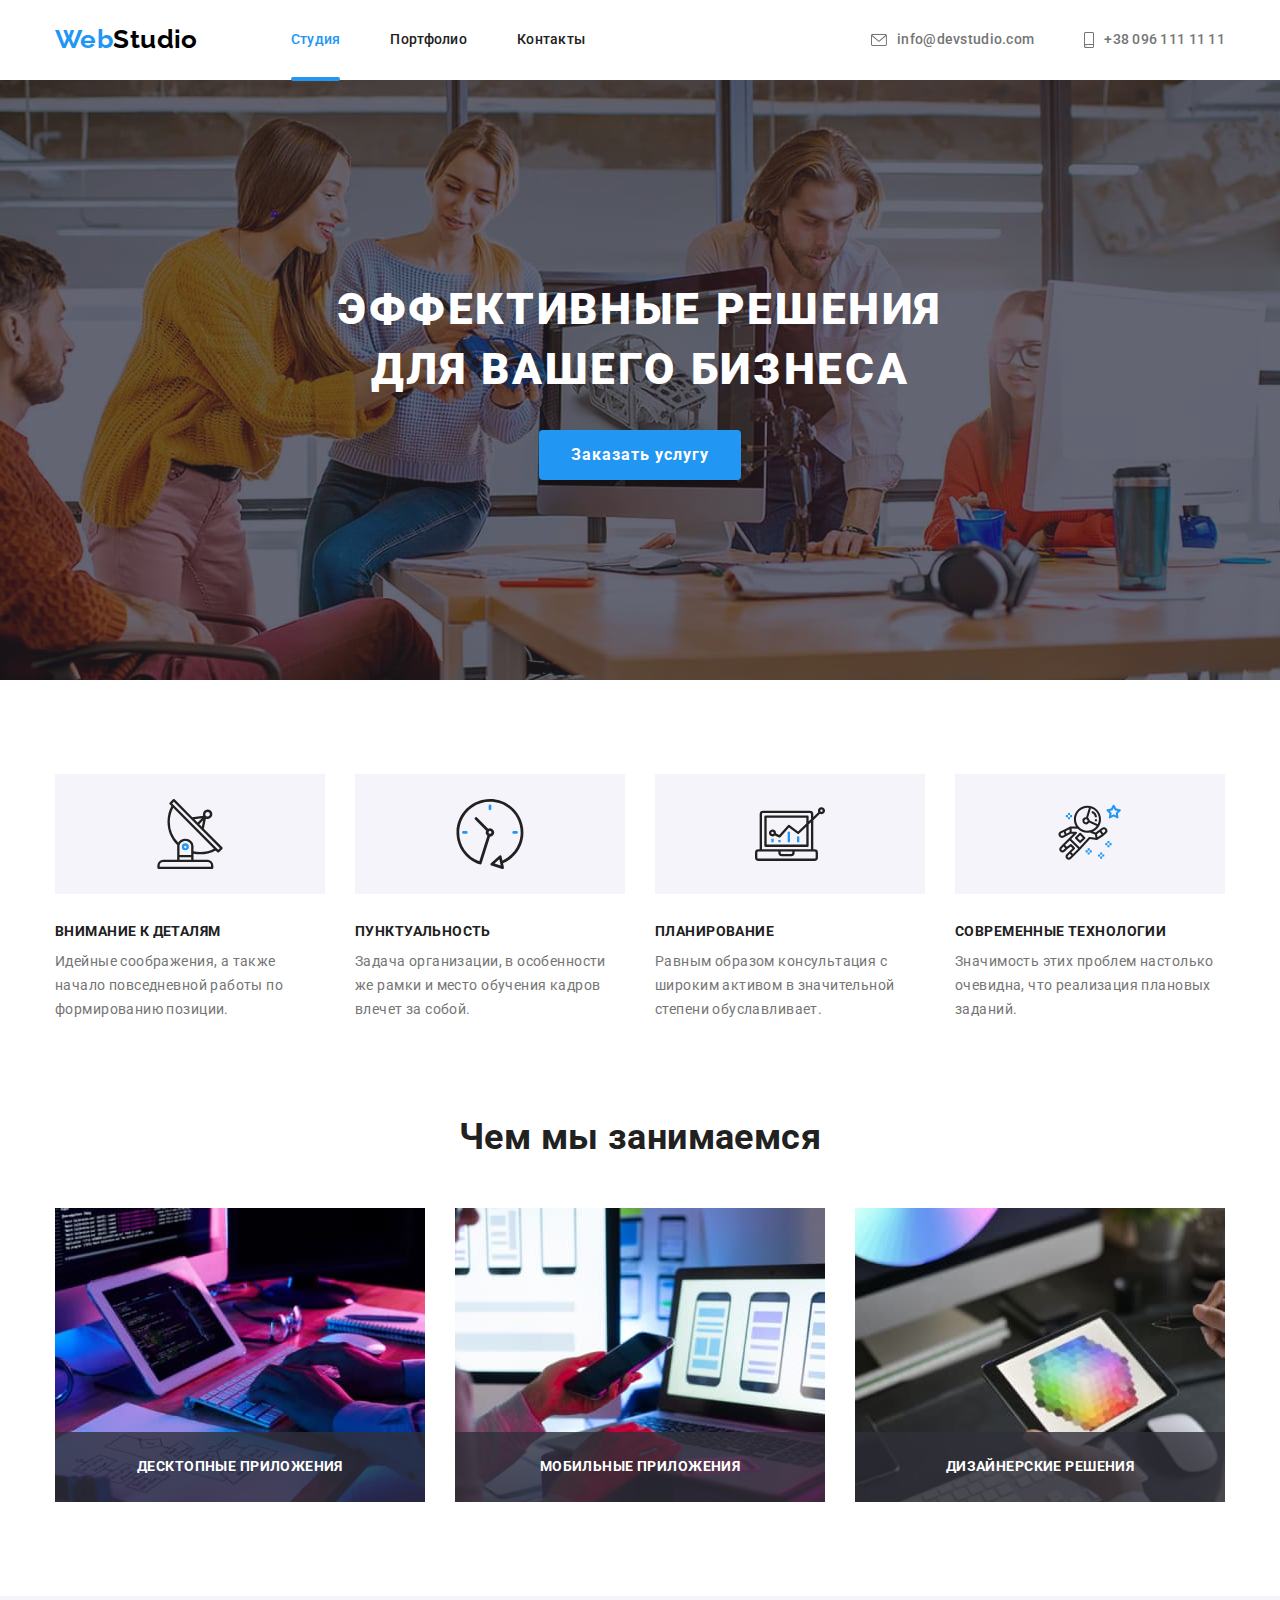
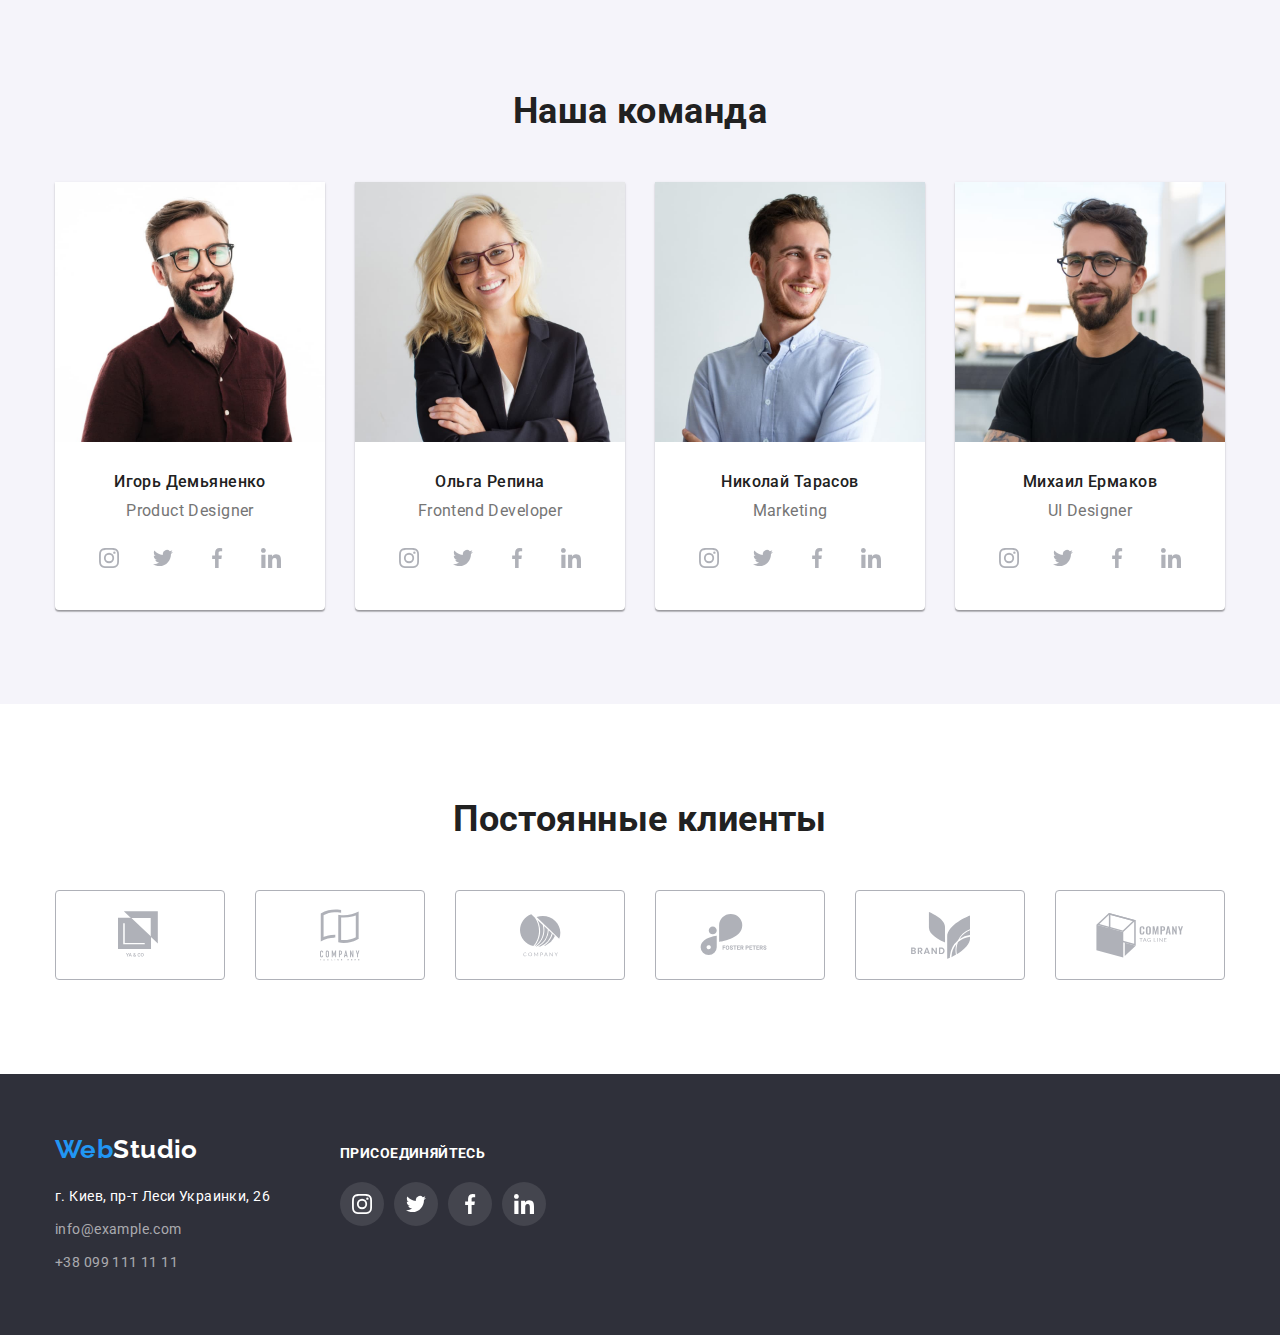
<file: index.html>
<!DOCTYPE html>
<html lang="ru">
<head>
    <meta charset="UTF-8">
    <meta name="viewport" content="width=device-width, initial-scale=1.0">
    <title>Студия</title>
    <link rel="stylesheet" href="https://cdnjs.cloudflare.com/ajax/libs/modern-normalize/1.0.0/modern-normalize.min.css"> 
    <link rel="preconnect" href="https://fonts.gstatic.com">
    <link href="https://fonts.googleapis.com/css2?family=Raleway:wght@700&family=Roboto:wght@400;500;700;900&display=swap"
    rel="stylesheet">
    <link rel="stylesheet" href="./css/styles.css">
</head>
<body>

    <!-- Page header -->
      <header class="page-header"> 
        <!-- Main navigation -->
    <div class="container">
        <nav class="main-nav">
            <a href="/"><span class="logo">Web</span><span class="logo studio">Studio</span></a>
            <ul class="site-nav">
                <li class="item"><a href="./index.html" class="list current">Студия</a></li>
                <li class="item"><a href="./portfolio.html" class="list">Портфолио</a></li>
                <li class="item"><a href="#" class="list">Контакты</a></li>
            </ul>
        </nav>
        <ul class="main-contacts">
            <li class="item">
            <a href="mailto:info@devstudio.com" class="header-contacts">
                <svg class="contact-link" width= "16" height="12"> 
                    <use href="./images/sprite.svg#icon-envelope"></use>
                </svg>info@devstudio.com</a>
            </li>
            <li class="item"><a href="tel:+380961111111" class="header-contacts">
                <svg class="contact-link" width= "10" height="16">
                    <use href="./images/sprite.svg#icon-smartphone"></use>
                </svg>+38 096 111 11 11</a>
            </li>
        </ul>          
    </div>
    </header> 

      <main>
        <!-- Hero section -->
        <section>
            <div class="overlay">            
                <h1 class="hero-title">Эффективные решения <br> для вашего бизнеса</h1>
                <button type="button" class="hero-button" data-modal-open>Заказать услугу</button>
            </div>
        </section>

        <!-- Advantages -->
        <section class="section">
            <div class="container">
                <h2 class="section-title centered visually-hidden">Преимущества</h2>
                <ul class="feature-list">
                    <li class="item">
                        <svg class="feature-icon" width="70" height="70">
                            <use href="./images/sprite.svg#icon-antenna">
                            </use>
                        </svg>
                        <h3 class="title">Внимание к деталям</h3>
                        <p>Идейные соображения, а также начало повседневной работы по формированию позиции.</p>
                    </li>
                
                    <li class="item">
                        <svg class="feature-icon" width="70" height="70">
                            <use href="./images/sprite.svg#icon-clock">
                            </use>
                        </svg>
                        <h3 class="title">Пунктуальность</h3>
                        <p>Задача организации, в особенности же рамки и место обучения кадров влечет за собой.</p>
                    </li>
                
                    <li class="item">
                        <svg class="feature-icon" width="70" height="70">
                            <use href="./images/sprite.svg#icon-diagram">
                            </use>
                        </svg>
                        <h3 class="title">Планирование</h3>
                        <p>Равным образом консультация с широким активом в значительной степени обуславливает.</p>
                    </li>
                
                    <li class="item">
                        <svg class="feature-icon" width="70" height="70">
                            <use href="./images/sprite.svg#icon-astronaut">
                            </use>
                        </svg>
                        <h3 class="title">Современные технологии</h3>
                        <p>Значимость этих проблем настолько очевидна, что реализация плановых заданий.</p>
                    </li>
                </ul>
            </div>
        </section>

        <!-- Our works -->
        <section class="section no-padding">
            <div class="container">
                <h2 class="section-title centered">Чем мы занимаемся</h2> 
               
                <ul class="activities-list">
                    <li class="item"> 
                      <div class="activity-thumb">
                        <img class="photo" src="./images/img1.jpg" alt="Написание кода" width="370" height="294">
                        <div class="activity-overlay">
                         <p class="activity-title">Десктопные приложения</p>
                        </div>
                      </div>  
                    </li>

                    <li class="item">
                      <div class="activity-thumb">
                        <img class="photo" src="./images/img2.jpg" alt="Дизайн мобильных приложений" width="370" height="294">
                        <div class="activity-overlay">
                         <p class="activity-title">Мобильные приложения</p> 
                        </div>
                      </div>
                    </li>

                    <li class="item">
                      <div class="activity-thumb">
                        <img class="photo" src="./images/img3.jpg" alt="Выбор палитры цветов" width="370" height="294">
                        <div class="activity-overlay">
                         <p class="activity-title">Дизайнерские решения</p> 
                        </div>
                      </div>
                    </li>
                </ul> 
            
            </div>

        </section>

        <!-- Our team -->
        <section class="section team">
            <div class="container">
                <h2 class="section-title centered">Наша команда</h2>
                <ul class="team-list">
                    <li class="item">
                      <img class="photo" src="./images/img4.jpg" alt="Улыбающийся брюнет с бородой в очках и коричневой рубашке" width="270" height="260">
                        <h3 class="name">Игорь Демьяненко</h3>
                        <p lang="en" class="position">Product Designer</p>
                        <ul class="social-links">
                            <li class="item">
                                <a href="" class="social-link">
                                    <svg class="social-icon">
                                        <use href="./images/sprite.svg#icon-instagram">
                                        </use>
                                    </svg>
                                </a>
                            </li>
                            <li class="item">
                                <a href="" class="social-link">
                                    <svg class="social-icon">
                                        <use href="./images/sprite.svg#icon-twitter">
                                        </use>
                                    </svg>
                                </a>
                            </li>
                            <li class="item">
                                <a href="" class="social-link">
                                    <svg class="social-icon">
                                        <use href="./images/sprite.svg#icon-facebook">
                                        </use>
                                    </svg>
                                </a>
                            </li>
                            <li class="item">
                                <a href="" class="social-link">
                                    <svg class="social-icon">
                                        <use href="./images/sprite.svg#icon-linkedin">
                                        </use>
                                    </svg>
                                </a>
                            </li>
                        </ul>
                    </li>
    
                    <li  class="item">
                        <img class="photo" src="./images/img5.jpg" alt="Улыбающаяся блондинка в очках и черном пиджаке" width="270" height="260">
                        <h3 class="name">Ольга Репина</h3>
                        <p lang="en" class="position">Frontend Developer</p>
                        <ul class="social-links">
                            <li class="item">
                                <a href="" class="social-link">
                                    <svg class="social-icon">
                                        <use href="./images/sprite.svg#icon-instagram">
                                        </use>
                                    </svg>
                                </a>
                            </li>
                            <li class="item">
                                <a href="" class="social-link">
                                    <svg class="social-icon">
                                        <use href="./images/sprite.svg#icon-twitter">
                                        </use>
                                    </svg>
                                </a>
                            </li>
                            <li class="item">
                                <a href="" class="social-link">
                                    <svg class="social-icon">
                                        <use href="./images/sprite.svg#icon-facebook">
                                        </use>
                                    </svg>
                                </a>
                            </li>
                            <li class="item">
                                <a href="" class="social-link">
                                    <svg class="social-icon">
                                        <use href="./images/sprite.svg#icon-linkedin">
                                        </use>
                                    </svg>
                                </a>
                            </li>
                        </ul>
                    </li>
    
                    <li  class="item">     
                        <img class ="photo" src="./images/img6.jpg" alt="Улыбающийся брюнет в очках и голубой рубашке" width="270" height="260">
                        <h3 class="name">Николай Тарасов</h3>
                        <p lang="en" class="position">Marketing</p>
                        <ul class="social-links">
                            <li class="item">
                                <a href="" class="social-link">
                                    <svg class="social-icon">
                                        <use href="./images/sprite.svg#icon-instagram">
                                        </use>
                                    </svg>
                                </a>
                            </li>
                            <li class="item">
                                <a href="" class="social-link">
                                    <svg class="social-icon">
                                        <use href="./images/sprite.svg#icon-twitter">
                                        </use>
                                    </svg>
                                </a>
                            </li>
                            <li class="item">
                                <a href="" class="social-link">
                                    <svg class="social-icon">
                                        <use href="./images/sprite.svg#icon-facebook">
                                        </use>
                                    </svg>
                                </a>
                            </li>
                            <li class="item">
                                <a href="" class="social-link">
                                    <svg class="social-icon">
                                        <use href="./images/sprite.svg#icon-linkedin">
                                        </use>
                                    </svg>
                                </a>
                            </li>
                        </ul>
                    </li>
                    
                    <li  class="item">
                        <img class ="photo" src="./images/img7.jpg" alt="Брюнет с бородой в очках и черной футболке" width="270" height="260">
                        <h3 class="name">Михаил Ермаков</h3>
                        <p lang="en" class="position">UI Designer</p>
                        <ul class="social-links">
                            <li class="item">
                                <a href="" class="social-link">
                                    <svg class="social-icon">
                                        <use href="./images/sprite.svg#icon-instagram">
                                        </use>
                                    </svg>
                                </a>
                            </li>
                            <li class="item">
                                <a href="" class="social-link">
                                    <svg class="social-icon">
                                        <use href="./images/sprite.svg#icon-twitter">
                                        </use>
                                    </svg>
                                </a>
                            </li>
                            <li class="item">
                                <a href="" class="social-link">
                                    <svg class="social-icon">
                                        <use href="./images/sprite.svg#icon-facebook">
                                        </use>
                                    </svg>
                                </a>
                            </li>
                            <li class="item">
                                <a href="" class="social-link">
                                    <svg class="social-icon">
                                        <use href="./images/sprite.svg#icon-linkedin">
                                        </use>
                                    </svg>
                                </a>
                            </li>
                        </ul>
                    </li>
            </ul>
        </div>
    </section>
    
    <!-- Clients -->
    <section class="section">
        <div class="container">
            <h2 class="section-title">Постоянные клиенты</h2>
            <ul class="client-list">
                <li class="item">
                    <a href="" class="client-link">
                    <svg class="client-logo" width="44" height="49">
                        <use href="./images/sprite.svg#icon-logo-1">
                        </use>
                    </svg>
                </a>
            </li>
                <li class="item">
                    <a href="" class="client-link">
                        <svg class="client-logo" width="40" height="52">
                            <use href="./images/sprite.svg#icon-logo-2">
                            </use>
                        </svg>
                    </a>
                </li>
                <li class="item">
                    <a href="" class="client-link">
                        <svg class="client-logo" width="41" height="43">
                            <use href="./images/sprite.svg#icon-logo-3">
                            </use>
                        </svg>
                    </a>
                </li>
                <li class="item">
                    <a href="" class="client-link">
                        <svg class="client-logo" width="80" height="42" >
                            <use href="./images/sprite.svg#icon-logo-4">
                            </use>
                        </svg>
                    </a>
                </li>
                <li class="item">
                    <a href="" class="client-link">
                    <svg class="client-logo" width="59" height="47">
                        <use href="./images/sprite.svg#icon-logo-5">
                        </use>
                    </svg>
                </a>
            </li>
                <li class="item">
                    <a href="" class="client-link">
                    <svg class="client-logo" width="88" height="45">
                        <use href="./images/sprite.svg#icon-logo-6">
                        </use>
                    </svg>
                </a>
            </li>
            </ul>
        </div>
    </section>
    </main>

    <!-- Page footer-->
    <footer class="footer">
        <div class="container"> 
            <div>
            <a href="/"><span class="logo">Web</span><span class="logo footer-studio">Studio</span></a>
            <address>
            <p class="address"> г. Киев, пр-т Леси Украинки, 26 </p>
            <ul class="footer-contacts-list">
                <li class="footer-contacts"><a href="mailto:info@example.com" >info@example.com</a></li>
                <li class="footer-contacts"><a href="tel:+380991111111">+38 099 111 11 11</a></li>
            </ul>
           </address>
        </div>
        <div class="social-container">
          <p>присоединяйтесь</p>
          <ul class="social-links">
            <li class="item">
                 <a href="" class="social-link">
                    <svg class="social-icon">
                        <use href="./images/sprite.svg#icon-instagram">
                        </use>
                    </svg>
                </a>
            </li>
            <li class="item">
                <a href="" class="social-link">
                    <svg class="social-icon">
                        <use href="./images/sprite.svg#icon-twitter">
                        </use>
                    </svg>
                </a>
            </li>
            <li class="item">
                <a href="" class="social-link">
                    <svg class="social-icon">
                        <use href="./images/sprite.svg#icon-facebook">
                        </use>
                    </svg>
                </a>
            </li>
            <li class="item">
                <a href="" class="social-link">
                    <svg class="social-icon">
                        <use href="./images/sprite.svg#icon-linkedin">
                        </use>
                    </svg>
                </a>
            </li>
         </ul>
        </div>
        </div>
    </footer>

    <!-- Modal window in hero section -->
    <div class="backdrop is-hidden" data-modal>
        <div class="modal">
            <button type="button" class="modal-close-btn" data-modal-close>
                <svg class="close-icon" width="11" height="11">
                    <use href="./images/sprite.svg#close-icon"></use>
                </svg>
            </button>
        </div>
    </div>
 <script src="./js/modal.js"></script>
</body>
</html>
</file>
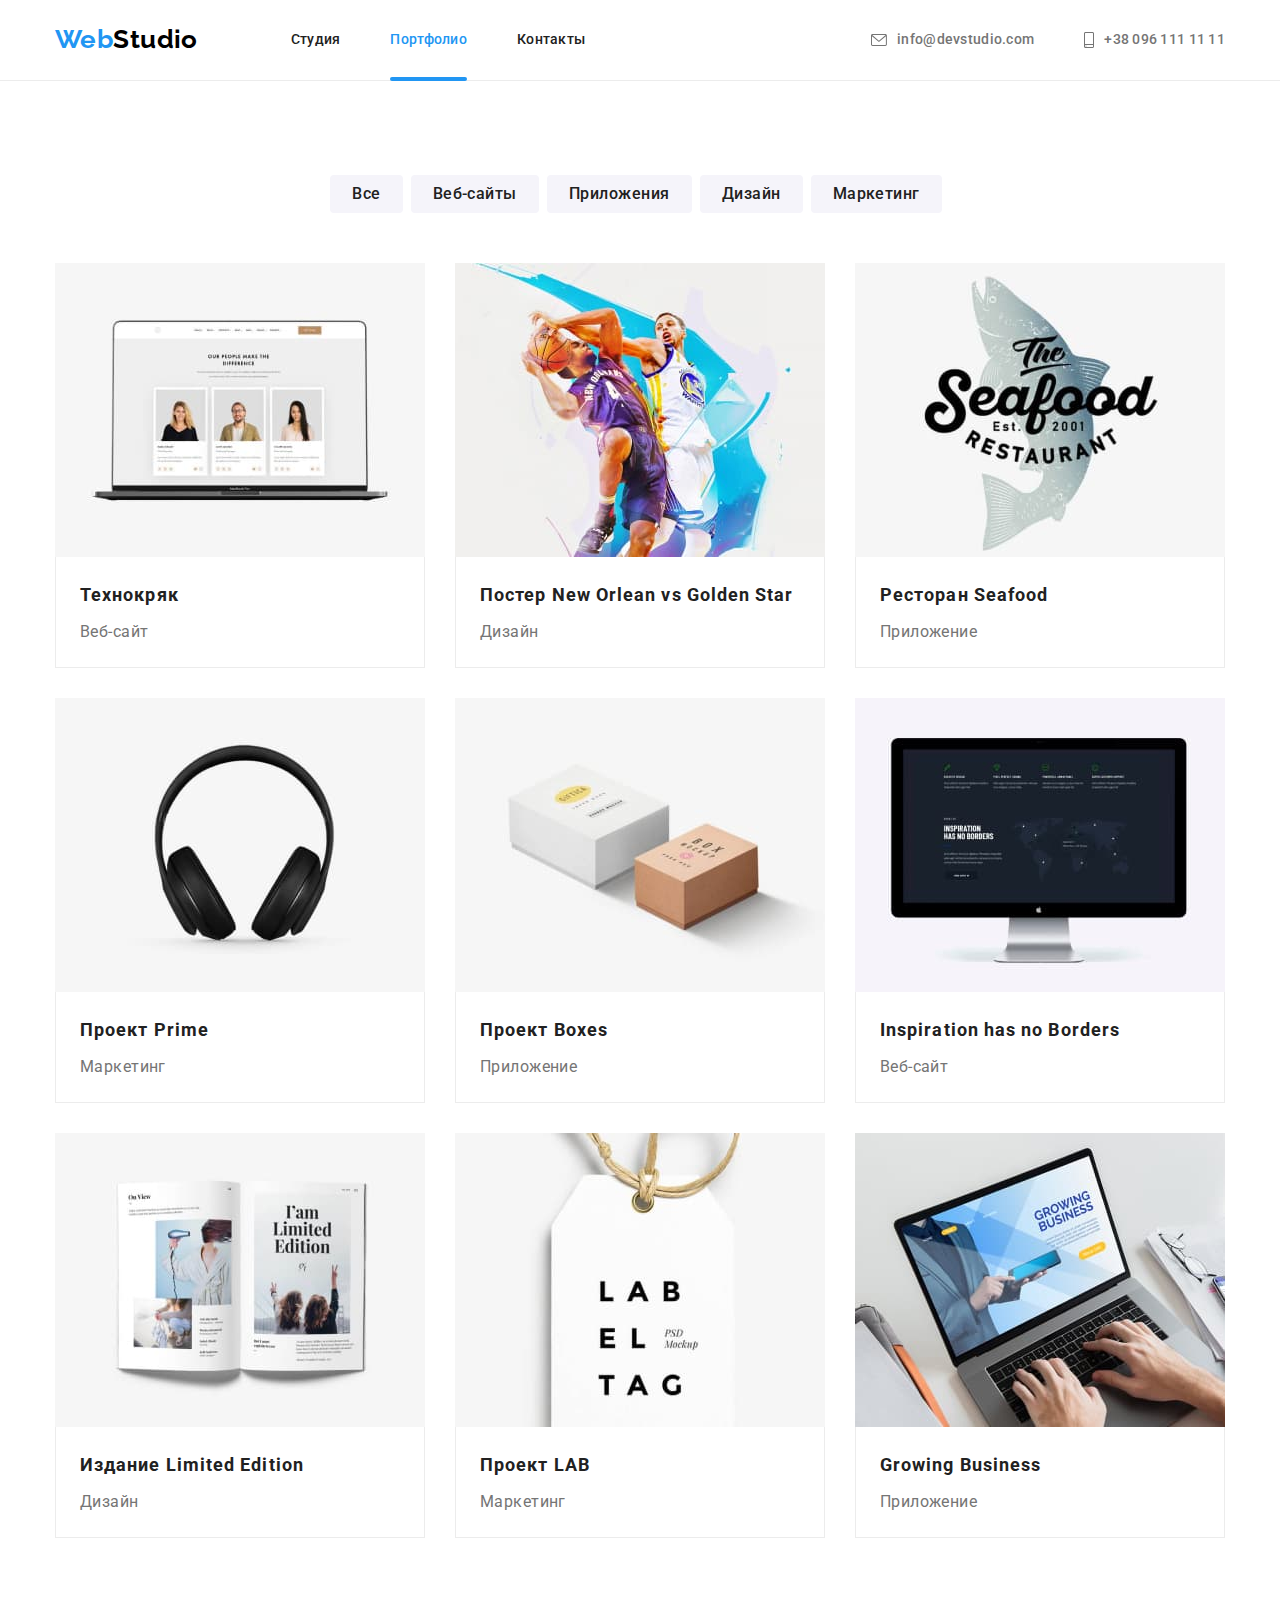
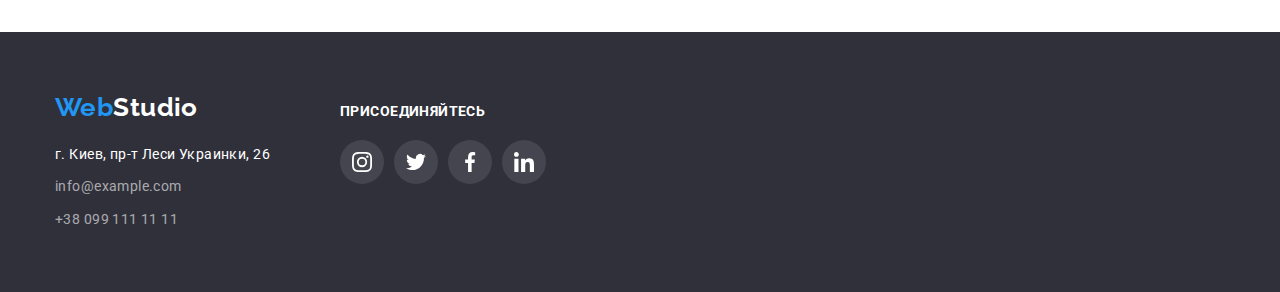
<file: portfolio.html>
<!DOCTYPE html>
<html lang="ru">
<head>
    <meta charset="UTF-8">
    <meta name="viewport" content="width=device-width, initial-scale=1.0">
    <title>Портфолио</title>
    <link rel="stylesheet" href="https://cdnjs.cloudflare.com/ajax/libs/modern-normalize/1.0.0/modern-normalize.min.css">
    <link rel="preconnect" href="https://fonts.gstatic.com">
    <link href="https://fonts.googleapis.com/css2?family=Raleway:wght@700&family=Roboto:wght@400;500;700;900&display=swap"
     rel="stylesheet">
    <link rel="stylesheet" href="./css/styles.css">
</head>
<body>

    <!-- Page header -->
    <header class="page-header line">
        <!-- Main navigation -->
        <div class="container">
            <nav class="main-nav">
                <a href="/"><span class="logo">Web</span><span class="logo studio">Studio</span></a>
                <ul class="site-nav">
                    <li class="item"><a href="./index.html" class="list">Студия</a></li>
                    <li class="item"><a href="./portfolio.html" class="list current">Портфолио</a></li>
                    <li class="item"><a href="#" class="list">Контакты</a></li>
                </ul>
            </nav>
            <ul class="main-contacts">
                <li class="item">
                    <a href="mailto:info@devstudio.com" class="header-contacts">
                        <svg class="contact-link" width="16" height="12">
                            <use href="./images/sprite.svg#icon-envelope"></use>
                        </svg>info@devstudio.com</a>
                </li>
                <li class="item"><a href="tel:+380961111111" class="header-contacts">
                        <svg class="contact-link" width="10" height="16">
                            <use href="./images/sprite.svg#icon-smartphone"></use>
                        </svg>+38 096 111 11 11</a>
                </li>
            </ul>
        </div>
    </header>

    <main>
    <!-- Our works -->
    <section class="section">
        <div class="container">
        <h1 class="visually-hidden">Наши работы</h1>
        <ul class="filter-list">
            <li><button type="button" class="filter-item">Все</button></li>
            <li><button type="button" class="filter-item">Веб-сайты</button></li>
            <li><button type="button" class="filter-item">Приложения</button></li>
            <li><button type="button" class="filter-item">Дизайн</button></li>
            <li><button type="button" class="filter-item">Маркетинг</button></li>
        </ul>
       
            <ul class="work-list">
            <li class="item">
                <a class="work-link" href="#">
                <div class="work-list-thumb">
                    <img class="photo" src="./images/portfolio1.jpg" alt="Изображение двух женщин и мужчины на экране ноутбука" width="370" height="294">
                    <div class="work-list-overlay">
                     <p class="work-list-details">Технокряк это современная площадка распространения коронавируса. Компании используют эту платформу для цифрового
                     шпионажа и атак на защищённые сервера конкурентов.</p> 
                    </div>
                </div>
                    <div class="content">  
                        <h2 class="section-title">Технокряк</h2>
                        <p class="section-description">Веб-сайт</p>
                    </div>
            </a>
            </li>
            <li class="item">
                <a class="work-link" href="#">
                <div class="work-list-thumb">
                    <img class="photo" src="./images/portfolio2.jpg" alt="Два игрока играют в баскетбол" width="370" height="294">
                    <div class="work-list-overlay">
                     <p class="work-list-details">Lorem, ipsum dolor sit amet consectetur adipisicing elit. Repellat, vero quis. Culpa cumque totam fuga minima, maxime sint asperiores.</p>
                    </div>
                </div>
                    <div class="content">  
                        <h2 class="section-title">Постер New Orlean vs Golden Star</h2>
                        <p class="section-description">Дизайн</p>
                    </div>
                </a>
            </li>
            <li class="item">
                <a class="work-link" href="#">
                <div class="work-list-thumb">
                    <img class="photo" src="./images/portfolio3.jpg" alt="Логотип ресторана" width="370" height="294">
                    <div class="work-list-overlay">
                     <p class="work-list-details">Lorem, ipsum dolor sit amet consectetur adipisicing elit. Repellat, vero quis. Culpa
                     cumque totam fuga minima, maxime sint asperiores.</p>
                    </div>
                </div>
                    <div class="content">  
                     <h2 class="section-title">Ресторан Seafood</h2>
                     <p class="section-description">Приложение</p>
                    </div>
                </a>
            </li>
            <li class="item">
                <a class="work-link" href="#">
                <div class="work-list-thumb">
                    <img class="photo" src="./images/portfolio4.jpg" alt="Черные наушники" width="370" height="294">
                    <div class="work-list-overlay">
                         <p class="work-list-details">Lorem, ipsum dolor sit amet consectetur adipisicing elit. Repellat, vero quis. Culpa
                         cumque totam fuga minima, maxime sint asperiores.</p>
                    </div>
                </div>
                    <div class="content">  
                        <h2 class="section-title">Проект Prime</h2>
                        <p class="section-description">Маркетинг</p>
                    </div>
                </a>
            </li>
            <li class="item">
                <a class="work-link" href="#">
                <div class="work-list-thumb">
                    <img class="photo" src="./images/portfolio5.jpg" alt="Две коробочки" width="370" height="294">
                    <div class="work-list-overlay">
                         <p class="work-list-details">Lorem, ipsum dolor sit amet consectetur adipisicing elit. Repellat, vero quis. Culpa
                         cumque totam fuga minima, maxime sint asperiores.</p>
                    </div>
                </div>
                    <div class="content">  
                        <h2 class="section-title">Проект Boxes</h2>
                        <p class="section-description">Приложение</p>
                    </div>
                </a>
            </li>
            <li class="item">
                <a class="work-link" href="#">
                <div class="work-list-thumb">
                    <img class="photo" src="./images/portfolio6.jpg" alt="Монитор с открытым веб-сайтом" width="370" height="294">
                    <div class="work-list-overlay">
                         <p class="work-list-details">Lorem, ipsum dolor sit amet consectetur adipisicing elit. Repellat, vero quis. Culpa
                         cumque totam fuga minima, maxime sint asperiores.</p>
                    </div>
                </div>
                    <div class="content">  
                        <h2 class="section-title">Inspiration has no Borders</h2>
                        <p class="section-description">Веб-сайт</p>
                    </div>
                </a>
            </li>
            <li class="item">
                <a class="work-link" href="#">
                <div class="work-list-thumb">
                    <img class="photo" src="./images/portfolio7.jpg" alt="Открытый журнал" width="370" height="294">
                    <div class="work-list-overlay">
                         <p class="work-list-details">Lorem, ipsum dolor sit amet consectetur adipisicing elit. Repellat, vero quis. Culpa
                         cumque totam fuga minima, maxime sint asperiores.</p>
                    </div>
                </div>
                    <div class="content">  
                        <h2 class="section-title">Издание Limited Edition</h2>
                        <p class="section-description">Дизайн</p>
                    </div>
                </a>
            </li>
            <li class="item">
                <a class="work-link" href="#">
                <div class="work-list-thumb">
                    <img class="photo" src="./images/portfolio8.jpg" alt="Бирка с рекламой LAB" width="370" height="294">
                    <div class="work-list-overlay">
                         <p class="work-list-details">Lorem, ipsum dolor sit amet consectetur adipisicing elit. Repellat, vero quis. Culpa
                         cumque totam fuga minima, maxime sint asperiores.</p>
                    </div>
                </div>
                    <div class="content">  
                        <h2 class="section-title">Проект LAB</h2>
                        <p class="section-description">Маркетинг</p>
                    </div>
                </a>
            </li>
            <li class="item">
                <a class="work-link" href="#">
                <div class="work-list-thumb">
                    <img class="photo" src="./images/portfolio9.jpg" alt="Работающий человек за ноутбуком" width="370" height="294">
                    <div class="work-list-overlay">
                         <p class="work-list-details">Lorem, ipsum dolor sit amet consectetur adipisicing elit. Repellat, vero quis. Culpa
                         cumque totam fuga minima, maxime sint asperiores.</p>
                    </div>
                </div>
                    <div class="content">  
                        <h2 class="section-title">Growing Business</h2>
                        <p class="section-description">Приложение</p>
                    </div>
                </a>
            </li>
        </ul>
    </div>
    </section>
    </main>

    <!-- Page footer-->
    <footer class="footer">
        <div class="container">
            <div>
                <a href="/"><span class="logo">Web</span><span class="logo footer-studio">Studio</span></a>
                <address>
                    <p class="address"> г. Киев, пр-т Леси Украинки, 26 </p>
                    <ul class="footer-contacts-list">
                        <li class="footer-contacts"><a href="mailto:info@example.com">info@example.com</a></li>
                        <li class="footer-contacts"><a href="tel:+380991111111">+38 099 111 11 11</a></li>
                    </ul>
                </address>
            </div>
            <div class="social-container">
                <p>присоединяйтесь</p>
                <ul class="social-links">
                    <li class="item">
                        <a href="" class="social-link">
                            <svg class="social-icon">
                                <use href="./images/sprite.svg#icon-instagram">
                                </use>
                            </svg>
                        </a>
                    </li>
                    <li class="item">
                        <a href="" class="social-link">
                            <svg class="social-icon">
                                <use href="./images/sprite.svg#icon-twitter">
                                </use>
                            </svg>
                        </a>
                    </li>
                    <li class="item">
                        <a href="" class="social-link">
                            <svg class="social-icon">
                                <use href="./images/sprite.svg#icon-facebook">
                                </use>
                            </svg>
                        </a>
                    </li>
                    <li class="item">
                        <a href="" class="social-link">
                            <svg class="social-icon">
                                <use href="./images/sprite.svg#icon-linkedin">
                                </use>
                            </svg>
                        </a>
                    </li>
                </ul>
            </div>
        </div>
    </footer>
 </body>
 </html>
</file>
<file: css/styles.css>
:root {
  --main-text-color: #757575;
  --title-text-color: #212121;
  --accent-color: #2196f3;
  --main-white-color: #ffffff;
  --main-black-color: #000000;
  --add-footer-color: rgba(255, 255, 255, 0.6);
  --main-bg-color: #ffffff;
  --sec-bg-color: #2f303a;
  --add-bg-color: #f5f4fa;
  --border-portfolio-color: #ececec;
  --background-overlay-transparent-color: rgba(47, 48, 58, 0.4);
  --hero-background-color: #c4c4c4;
  --icon-color: #afb1b8;
  --social-link-bg-color: rgba(255, 255, 255, 0.1);
  --overlay-text-color: rgba(47, 48, 58, 0.8);
  --overlay-background-color: rgba(33, 150, 243, 0.9);
  --overlay-backdrop-color: rgba(0, 0, 0, 0.2);
  --border-modal-btn: rgba(0, 0, 0, 0.1);

  --timing-fn: cubic-bezier(0.4, 0, 0.2, 1);
}
body {
  background-color: var(--main-bg-color);
  color: var(--main-text-color);
  font-family: Roboto, sans-serif;
  font-size: 14px;
  line-height: 1.71;
  letter-spacing: 0.03em;
}
.container {
  margin: 0 auto;
  width: 1200px;
  padding: 0 15px;
  /* outline: 2px solid tomato; used for checking */
}
ul {
  font-style: normal;
  list-style: none;
  padding: 0;
  margin: 0;
}
a {
  text-decoration: none;
}
img {
  display: block;
  max-width: 100%;
  height: auto;
}

/* Page-header */
.page-header .container,
.main-nav,
.main-contacts {
  display: flex;
  align-items: center;
}
/* Logo */
.logo {
  display: inline-block;
  color: var(--accent-color);
  font-family: Raleway, sans-serif;
  font-weight: 700;
  font-size: 26px;
  line-height: 1.19;
}
.studio {
  color: var(--main-black-color);
}
/* Site-navigation */
.site-nav {
  display: flex;
  margin-left: 93px;
}
.site-nav .list {
  display: block;
  padding-top: 32px;
  padding-bottom: 32px;
  color: var(--title-text-color);
  font-weight: 500;
  line-height: 1.14;
  letter-spacing: 0.02em;
  transition: color 250ms var(--timing-fn);
}
.site-nav .list.current {
  position: relative;
}
.site-nav .list.current::after {
  content: '';
  position: absolute;
  left: 0;
  bottom: -1px;
  display: block;
  width: 100%;
  height: 4px;
  background-color: var(--accent-color);
  border-radius: 2px;
}
.site-nav .list:hover,
.site-nav .list:focus {
  color: var(--accent-color);
  cursor: pointer;
}
.site-nav .list.current {
  color: var(--accent-color);
}
.site-nav .item:not(:last-child) {
  margin-right: 50px;
}
.main-contacts {
  margin-left: auto;
}
.main-contacts .item:not(:last-child) {
  margin-right: 50px;
}
.header-contacts {
  color: var(--main-text-color);
  font-weight: 500;
  line-height: 1.14;
  letter-spacing: 0.02em;
  align-items: center;
  transition: color 250ms var(--timing-fn);
}
.header-contacts:hover,
.header-contacts:focus {
  color: var(--accent-color);
}
.main-contacts .item a {
  display: flex;
  align-items: center;
  padding-top: 32px;
  padding-bottom: 32px;
  border: none;
  width: 100%;
}
.contact-link {
  margin-right: 10px;
  fill: currentColor;
  cursor: pointer;
  transition: fill 250ms var(--timing-fn);
}
.contact-link:hover,
.contact-link:focus {
  color: var(--accent-color);
}

/* Hero section*/
.overlay {
  max-width: 1600px;
  height: 600px;
  margin-left: auto;
  margin-right: auto;
  background-image: linear-gradient(
      to right,
      var(--background-overlay-transparent-color),
      var(--background-overlay-transparent-color)
    ),
    url('../images/overlay.jpg');
  background-repeat: no-repeat;
  background-position: center;
  background-size: cover;
  padding-top: 200px;
  padding-bottom: 200px;
  background-color: var(--hero-background-color);
  text-align: center;
}
.hero-title {
  margin-top: 0;
  margin-bottom: 30px;
  color: var(--main-white-color);
  font-weight: 900;
  font-size: 44px;
  line-height: 1.36;
  letter-spacing: 0.06em;
  text-transform: uppercase;
}
.visually-hidden {
  position: absolute;
  clip: rect(0 0 0 0);
  width: 1px;
  height: 1px;
  margin: -1px;
}
.hero-button {
  display: inline-block;
  border-radius: 4px;
  padding: 10px 32px;
  min-width: 200px;
  background-color: var(--accent-color);
  color: var(--main-white-color);
  box-shadow: 0px 4px 4px rgba(0, 0, 0, 0.15);
  font-family: inherit;
  font-weight: 700;
  font-size: 16px;
  line-height: 1.87;
  letter-spacing: 0.06em;
  border: transparent;
  outline: transparent;
  cursor: pointer;
}
/* Modal window */
.backdrop {
  position: fixed;
  top: 0;
  left: 0;
  width: 100%;
  height: 100%;
  background-color: var(--overlay-backdrop-color);
  opacity: 1;
  transition: opacity 250ms var(--timing-fn);
  /* z-index: 1; */
}
.backdrop.is-hidden {
  /* visibility: hidden; */
  opacity: 0;
  pointer-events: none;
}
.backdrop.is-hidden .modal {
  transform: translate(-50%, -150%);
}
.modal {
  position: absolute;
  top: 50%;
  left: 50%;
  min-width: 528px;
  min-height: 581px;
  background-color: var(--main-bg-color);
  box-shadow: 0px 1px 3px rgba(0, 0, 0, 0.12), 0px 1px 1px rgba(0, 0, 0, 0.14),
    0px 2px 1px rgba(0, 0, 0, 0.2);
  border-radius: 4px;

  transform: translate(-50%, -50%) scale(1);
  transition: transform 250ms var(--timing-fn);
}
.modal-close-btn {
  position: absolute;
  right: 8px;
  top: 8px;
  display: flex;
  justify-content: center;
  align-items: center;
  padding: 0;
  height: 30px;
  width: 30px;
  color: var(--main-black-color);
  border: 1px solid var(--border-modal-btn);
  border-radius: 50%;
  background-color: var(--main-bg-color);
  outline: transparent;
  transition: color 250ms var(--timing-fn);
}
.close-icon {
  fill: currentColor;
}
.modal-close-btn:hover,
.modal-close-btn:focus {
  color: var(--accent-color);
  cursor: pointer;
}

/* Section */
.section {
  padding-top: 94px;
  padding-bottom: 94px;
}
.no-padding {
  padding-top: 0;
}
.section-title {
  margin-top: 0;
  margin-bottom: 50px;
  color: var(--title-text-color);
  font-weight: 700;
  font-size: 36px;
  line-height: 1.17;
  text-align: center;
}
.centered {
  text-align: center;
}

/* Advantages */
.feature-list {
  display: flex;
}
.feature-list .item {
  width: calc((100% - 3 * 30px) / 3);
}
.feature-list .item:not(:last-child) {
  margin-right: 30px;
}
.feature-icon {
  display: block;
  width: 100%;
  height: 120px;
  padding: 25px 100px;
  margin-bottom: 30px;
  background-color: var(--add-bg-color);
}
.feature-list .title {
  margin-top: 0;
  margin-bottom: 10px;
  color: var(--title-text-color);
  font-weight: 700;
  font-size: 14px;
  line-height: 1.14;
  text-transform: uppercase;
}
.feature-list p,
.team-list p {
  margin-top: 0;
  margin-bottom: 0;
}

/* Our works */
.activities-list {
  display: flex;
}
.activities-list .item:not(:last-child) {
  margin-right: 30px;
}
.activity-thumb {
  position: relative;
}
.activity-overlay {
  position: absolute;
  bottom: 0;
  width: 100%;
  padding-top: 27px;
  padding-bottom: 27px;
  background-color: var(--overlay-text-color);
}
.activity-title {
  margin-top: 0;
  margin-bottom: 0;
  color: var(--main-bg-color);
  font-weight: 700;
  line-height: 1.14;
  text-align: center;
  text-transform: uppercase;
}

/* Our team */
.team {
  background-color: var(--add-bg-color);
  text-align: center;
}
.team-list .photo {
  margin-bottom: 30px;
}
.team-list {
  display: flex;
}
.team-list > .item {
  width: 270px;
  padding-top: 0;
  padding-bottom: 30px;
  background: #ffffff;
  box-shadow: 0px 1px 3px rgba(0, 0, 0, 0.12), 0px 1px 1px rgba(0, 0, 0, 0.14),
    0px 2px 1px rgba(0, 0, 0, 0.2);
  border-radius: 0px 0px 4px 4px;
}
.team-list .item:not(:last-child) {
  margin-right: 30px;
}
.team-list .name {
  margin-top: 0;
  margin-bottom: 10px;
  color: var(--title-text-color);
  font-weight: 500;
  font-size: 16px;
  line-height: 1.19;
}
.team-list .position {
  margin-bottom: 16px;
  font-size: 16px;
  line-height: 1.19;
}
.team-list .social-links {
  display: flex;
  justify-content: space-between;
  padding-left: 32px;
  padding-right: 32px;
}
.team-list .social-links .item {
  width: 44px;
  height: 44px;
}
.team-list .social-links .item:not(:last-child) {
  margin-right: 10px;
}
.team-list .social-link {
  background-color: var(--main-bg-color);
  color: var(--icon-color);
  transition: background-color 250ms var(--timing-fn),
    color 250ms var(--timing-fn);
}
.team-list .social-icon {
  width: 20px;
  height: 20px;
  fill: currentColor;
}
.team-list .social-link:hover,
.team-list .social-link:focus {
  background-color: var(--accent-color);
  color: var(--main-white-color);
}

/* Clients */
.client-list {
  display: flex;
}
.client-link {
  display: flex;
  justify-content: center;
  align-items: center;
  width: 170px;
  height: 90px;
  border: 1px solid var(--icon-color);
  border-radius: 4px;
  color: var(--icon-color);
  transition: color 250ms var(--timing-fn), border-color 250ms var(--timing-fn);
}
.client-list .item:not(:last-child) {
  margin-right: 30px;
}
.client-link:hover,
.client-link:focus {
  border-color: var(--accent-color);
  color: var(--accent-color);
  filter: drop-shadow(0px 4px 4px rgba(0, 0, 0, 0.25));
  cursor: pointer;
}
.client-logo {
  fill: currentColor;
}

/* Footer */
.footer .container {
  display: flex;
  align-items: baseline;
}
.footer {
  padding: 60px 0;
  background-color: var(--sec-bg-color);
}
/* Logo */
.footer-studio {
  margin-top: 0;
  margin-bottom: 20px;
  color: var(--main-white-color);
}
.footer .address {
  margin-right: 70px;
  margin-top: 0;
  margin-bottom: 9px;
  color: var(--main-white-color);
  font-style: normal;
}
.footer-contacts {
  margin-top: 0;
  margin-bottom: 9px;
}
.footer-contacts-list .footer-contacts:last-child {
  margin-bottom: 0;
}
.footer-contacts-list a {
  display: block;
  color: var(--add-footer-color);
  font-style: normal;
}
.social-container {
  width: 206px;
}
.social-container p {
  margin-top: 0;
  margin-bottom: 20px;
  font-weight: 700;
  line-height: 1.14;
  text-transform: uppercase;
  color: var(--main-white-color);
}
.social-links {
  display: flex;
  justify-content: space-between;
}
.social-links .item:not(:last-child) {
  margin-right: 10px;
}
.social-link {
  display: flex;
  justify-content: center;
  align-items: center;
  width: 44px;
  height: 44px;
  border-radius: 50%;
  color: var(--main-white-color);
  background-color: var(--social-link-bg-color);
  transition: background-color 250ms var(--timing-fn);
}
.social-link:hover,
.social-link:focus {
  background-color: var(--accent-color);
}
.social-icon {
  width: 20px;
  height: 20px;
  fill: currentColor;
}

/* Portfolio */
.line {
  border-bottom: 1px solid var(--border-portfolio-color);
}
/* Filter */
.filter-list {
  display: flex;
  justify-content: center;
}
.filter-item {
  display: inline-block;
  padding: 6px 22px;
  margin-bottom: 50px;
  margin-right: 8px;
  border-radius: 4px;
  background-color: var(--add-bg-color);
  color: var(--title-text-color);
  font-family: inherit;
  font-weight: 500;
  font-size: 16px;
  line-height: 1.62;
  text-align: center;
  letter-spacing: 0.03em;
  cursor: pointer;
  border: transparent;
  outline: transparent;
  transition: background-color 250ms var(--timing-fn),
    color 250ms var(--timing-fn);
}
.filter-item:hover,
.filter-item:focus {
  background-color: var(--accent-color);
  color: var(--main-white-color);
  box-shadow: 0px 3px 1px rgba(0, 0, 0, 0.1), 0px 1px 2px rgba(0, 0, 0, 0.08),
    0px 2px 2px rgba(0, 0, 0, 0.12);
}
/* Projects */
.work-list .item {
  width: calc((100% - 60px) / 3);
  margin-right: 30px;
  margin-bottom: 30px;
}
.work-list .item a {
  display: block;
  transition: box-shadow 250ms var(--timing-fn);
}
.work-list .item a:hover,
.work-list .item a:focus {
  box-shadow: 0px 1px 1px rgba(0, 0, 0, 0.12), 0px 4px 4px rgba(0, 0, 0, 0.06),
    1px 4px 6px rgba(0, 0, 0, 0.16);
}
.work-list-thumb {
  position: relative;
  overflow: hidden;
}
.work-list-overlay {
  position: absolute;
  display: block;
  width: 100%;
  height: 100%;
  top: 100%;
  margin: 0;
  background-color: var(--overlay-background-color);
  transition: transform 250ms var(--timing-fn);
}
.work-link:focus .work-list-overlay,
.work-link:hover .work-list-overlay {
  transform: translateY(-100%);
}
.work-list-details {
  margin: 0;
  padding: 63px 24px;
  font-size: 18px;
  line-height: 1.56;
  color: var(--main-bg-color);
}
.work-list .content {
  padding: 20px 24px;
  border-bottom: 1px solid var(--border-portfolio-color);
  border-right: 1px solid var(--border-portfolio-color);
  border-left: 1px solid var(--border-portfolio-color);
  background: var(--main-bg-color);
  box-sizing: border-box;
}
.work-list .section-title {
  margin-top: 0;
  margin-bottom: 4px;
  font-weight: 700;
  font-size: 18px;
  line-height: 2;
  text-align: left;
  letter-spacing: 0.06em;
}
.work-list {
  display: flex;
  flex-wrap: wrap;
}
.work-list .item:nth-child(3n) {
  margin-right: 0;
}
.work-list .item:nth-last-child(-n + 3) {
  margin-bottom: 0;
}
.section-description {
  margin-top: 0;
  margin-bottom: 0;
  color: var(--main-text-color);
  font-size: 16px;
  line-height: 1.87;
}
</file>
